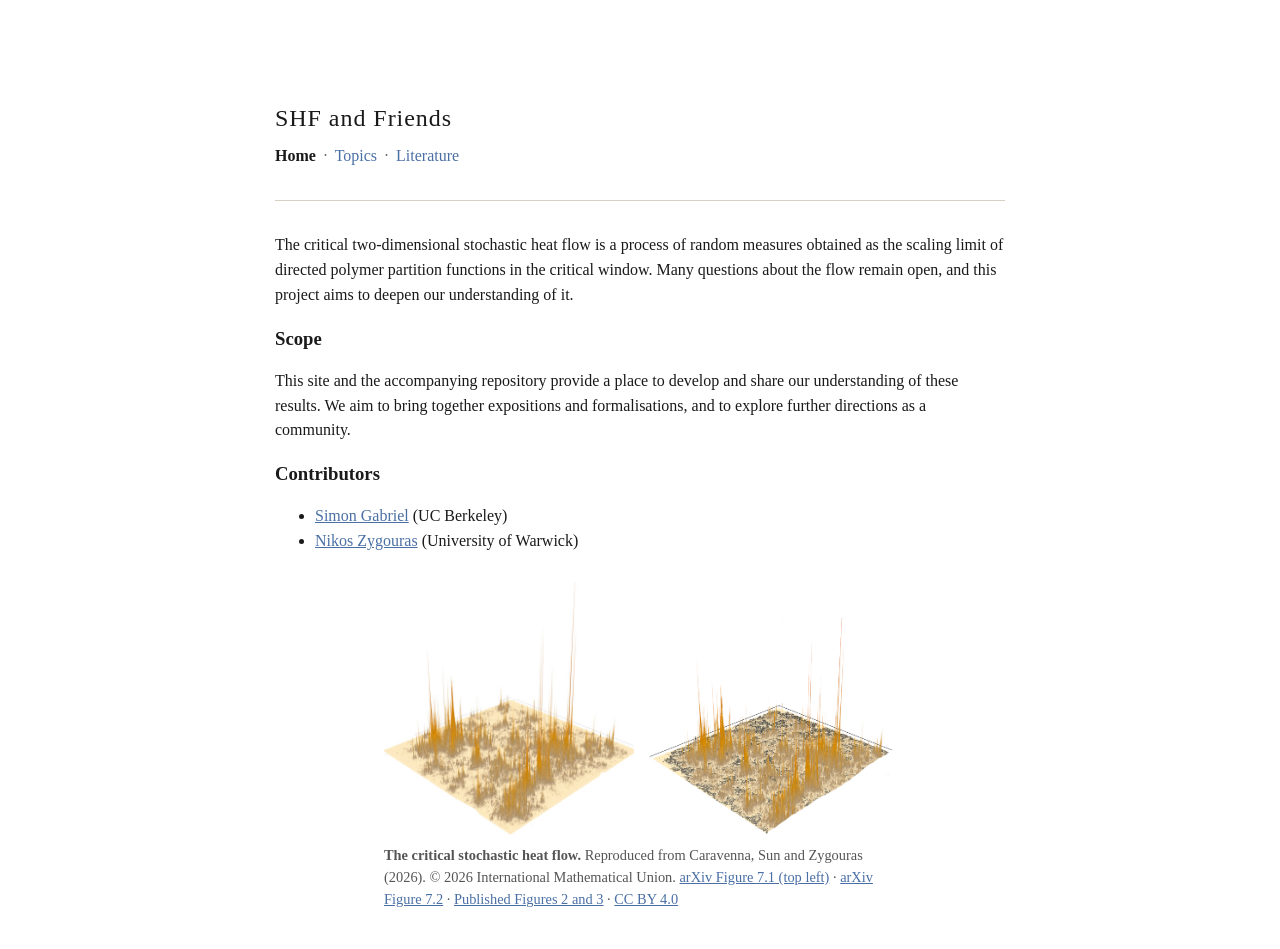
<file: index.html>
<!doctype html>
<html lang="en">
<head>
  <meta charset="utf-8">
  <meta name="viewport" content="width=device-width, initial-scale=1">
  <meta name="description" content="A research site on the critical two-dimensional stochastic heat flow and the questions that remain open.">
  <title>Home · SHF and Friends</title>
  <link rel="stylesheet" href="assets/style.css?v=scope-figures">
</head>
<body>
  <div class="container">
    <header>
      <h1>SHF and Friends</h1>
      <nav class="menu" aria-label="Main">
        <a href="./" aria-current="page">Home</a>
        <span class="sep" aria-hidden="true">·</span>
        <a href="topics/">Topics</a>
        <span class="sep" aria-hidden="true">·</span>
        <a href="literature/">Literature</a>
      </nav>
    </header>

    <hr>

    <main>
      <p>
        The critical two-dimensional stochastic heat flow is a process of
        random measures obtained as the scaling limit of directed polymer
        partition functions in the critical window. Many questions about the
        flow remain open, and this project aims to deepen our understanding of it.
      </p>

      <h2>Scope</h2>
      <p>
        This site and the accompanying repository provide a place to develop
        and share our understanding of these results. We aim to bring together
        expositions and formalisations, and to explore further directions as a
        community.
      </p>

      <h2>Contributors</h2>
      <ul>
        <li><a href="https://gabriel-maths.github.io/">Simon Gabriel</a> (UC Berkeley)</li>
        <li><a href="https://warwick.ac.uk/fac/sci/maths/people/staff/zygouras/">Nikos Zygouras</a> (University of Warwick)</li>
      </ul>

      <figure class="overview-figure">
        <div class="overview-panels">
          <img src="assets/shf-zoom-1.jpg" width="1028" height="1044" loading="lazy"
               alt="Simulated surface with many narrow peaks above a low background.">
          <img src="assets/shf-contours.png" width="1162" height="1018" loading="lazy"
               alt="Simulated surface with black contours tracing low levels between tall peaks.">
        </div>
        <figcaption>
          <strong>The critical stochastic heat flow.</strong>
          Reproduced from Caravenna, Sun and Zygouras (2026).
          © 2026 International Mathematical Union.
          <a href="https://arxiv.org/html/2511.08479v2#S7.F1">arXiv Figure 7.1 (top left)</a>
          · <a href="https://arxiv.org/html/2511.08479v2#S7.F2">arXiv Figure 7.2</a>
          · <a href="https://epubs.siam.org/doi/10.1137/25M181129X">Published Figures 2 and 3</a>
          · <a href="https://creativecommons.org/licenses/by/4.0/">CC BY 4.0</a>
        </figcaption>
      </figure>
    </main>
  </div>
</body>
</html>
</file>
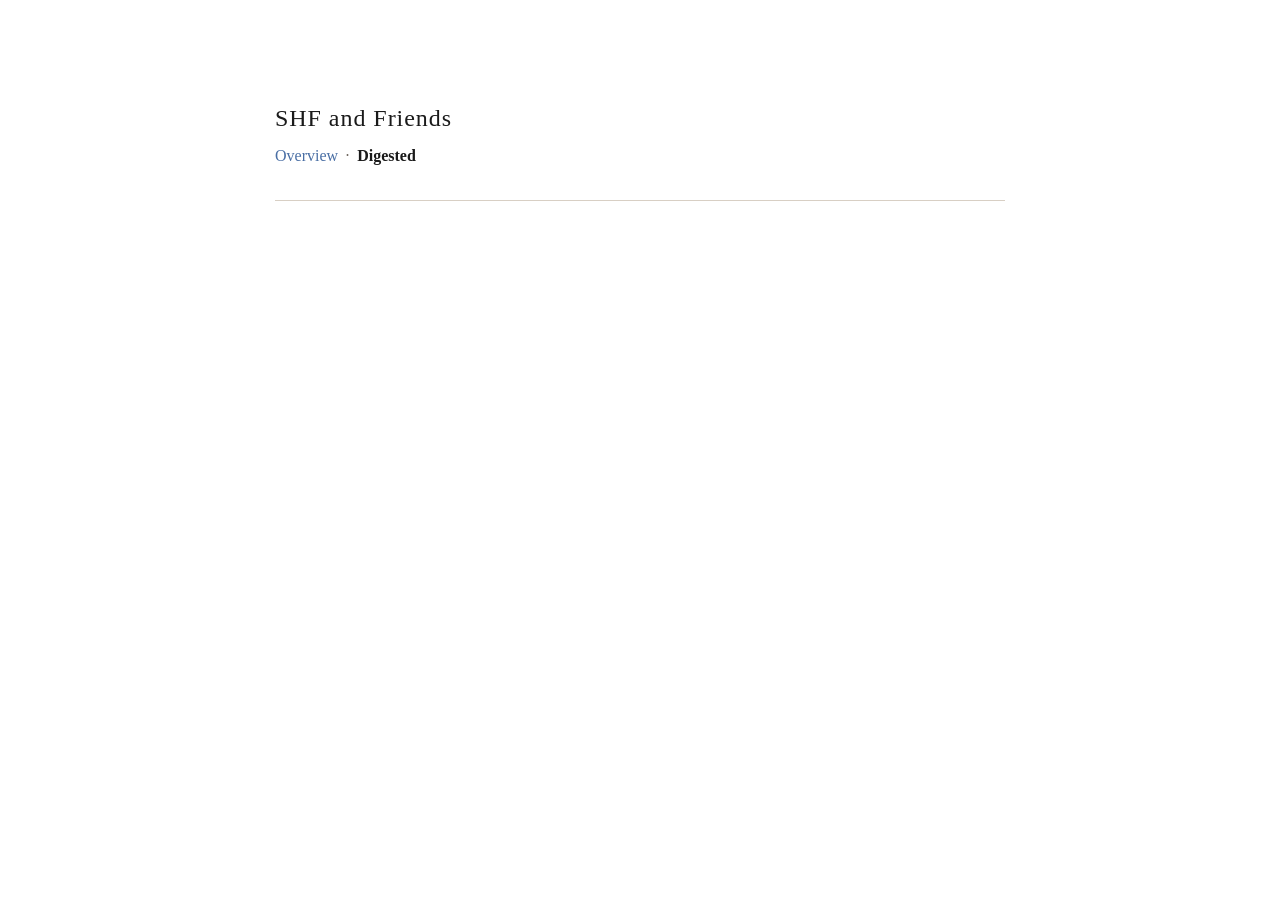
<file: digested/index.html>
<!doctype html>
<html lang="en">
<head>
  <meta charset="utf-8">
  <meta name="viewport" content="width=device-width, initial-scale=1">
  <title>Digested · SHF and Friends</title>
  <link rel="stylesheet" href="../assets/style.css">
</head>
<body>
  <div class="container">
    <header>
      <h1>SHF and Friends</h1>
      <nav class="menu" aria-label="Main">
        <a href="../">Overview</a>
        <span class="sep" aria-hidden="true">·</span>
        <a href="./" aria-current="page">Digested</a>
      </nav>
    </header>

    <hr>
  </div>
</body>
</html>
</file>
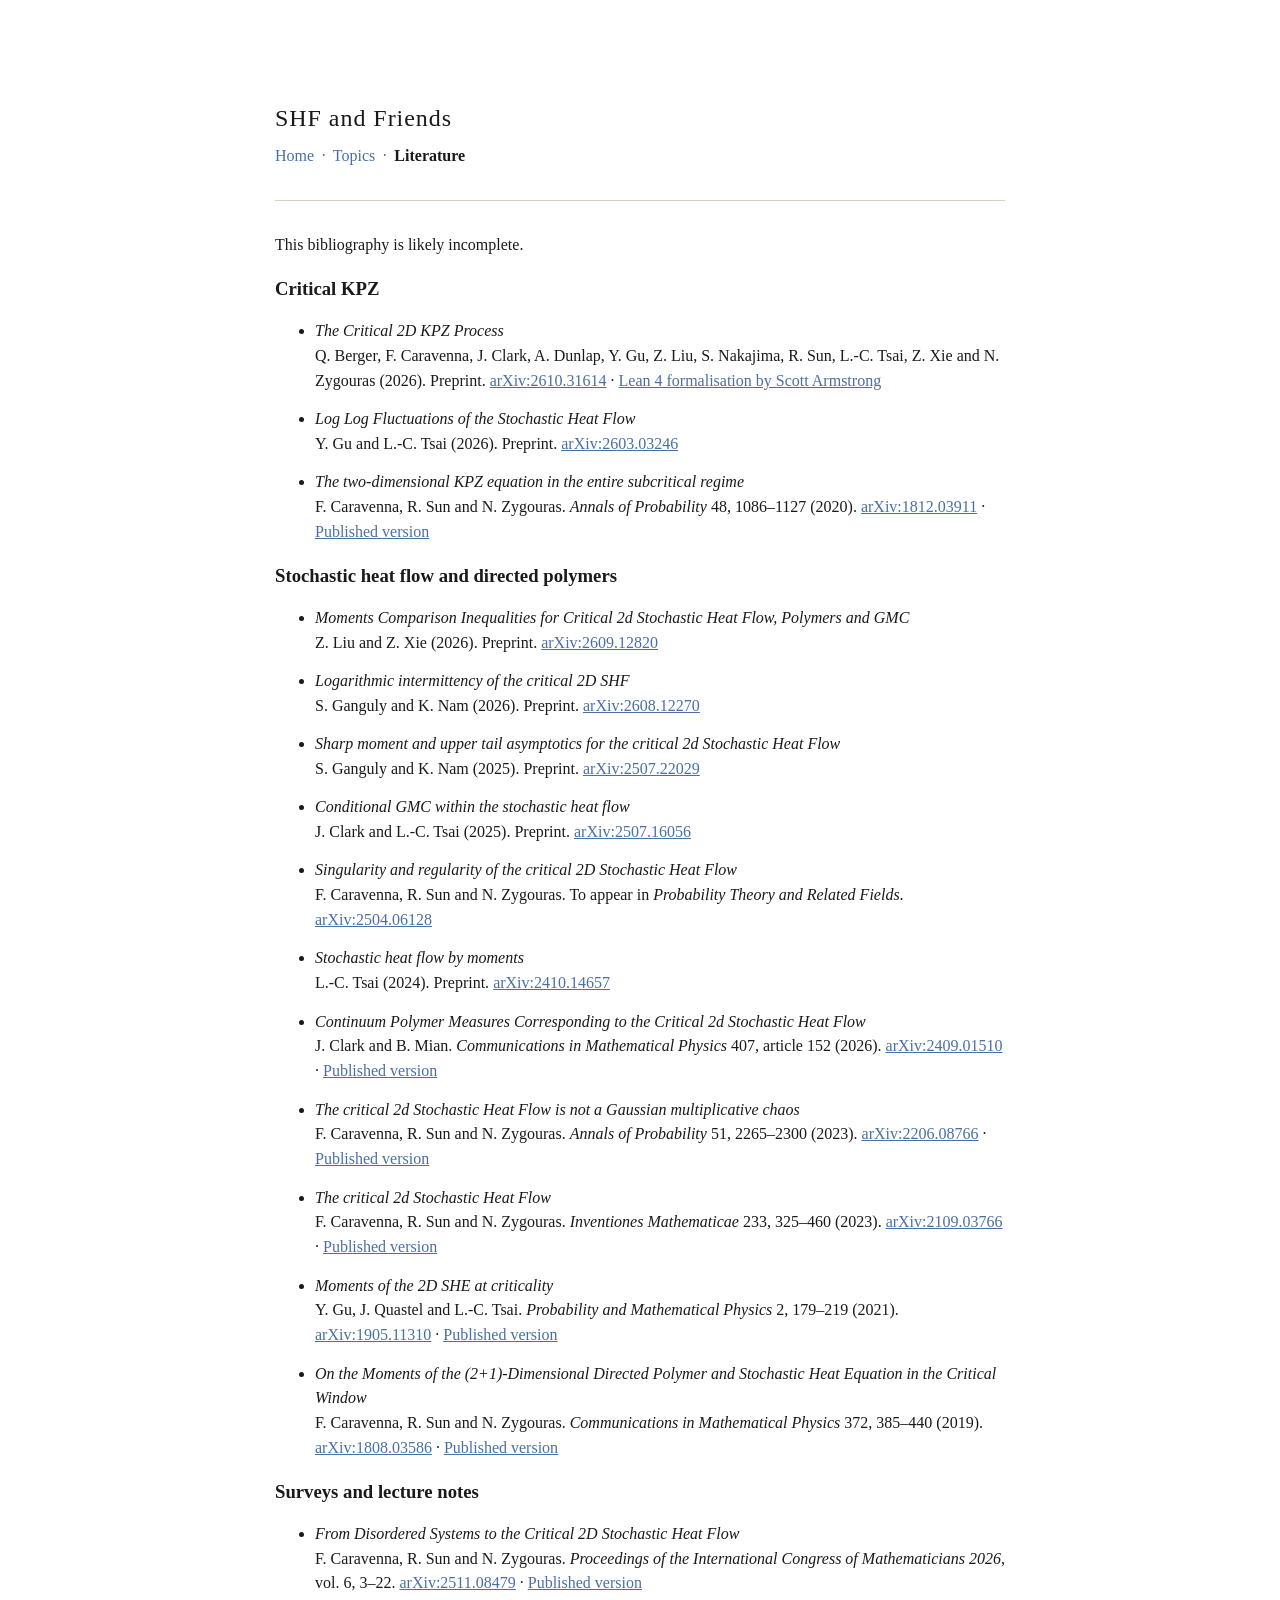
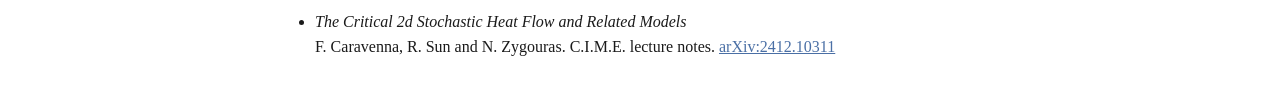
<file: literature/index.html>
<!doctype html>
<html lang="en">
<head>
  <meta charset="utf-8">
  <meta name="viewport" content="width=device-width, initial-scale=1">
  <meta name="description" content="Selected literature on the critical two-dimensional stochastic heat flow, directed polymers and critical KPZ.">
  <title>Literature · SHF and Friends</title>
  <link rel="stylesheet" href="../assets/style.css">
</head>
<body>
  <div class="container">
    <header>
      <h1>SHF and Friends</h1>
      <nav class="menu" aria-label="Main">
        <a href="../">Home</a>
        <span class="sep" aria-hidden="true">·</span>
        <a href="../topics/">Topics</a>
        <span class="sep" aria-hidden="true">·</span>
        <a href="./" aria-current="page">Literature</a>
      </nav>
    </header>

    <hr>

    <main>
      <p>This bibliography is likely incomplete.</p>

      <h2>Critical KPZ</h2>
      <ul class="references">
        <li>
          <cite>The Critical 2D KPZ Process</cite><br>
          Q. Berger, F. Caravenna, J. Clark, A. Dunlap, Y. Gu, Z. Liu, S. Nakajima,
          R. Sun, L.-C. Tsai, Z. Xie and N. Zygouras (2026). Preprint.
          <a href="https://arxiv.org/abs/2610.31614">arXiv:2610.31614</a>
          · <a href="https://github.com/scottnarmstrong/Critical2DKPZ">Lean 4 formalisation by Scott Armstrong</a>
        </li>
        <li>
          <cite>Log Log Fluctuations of the Stochastic Heat Flow</cite><br>
          Y. Gu and L.-C. Tsai (2026). Preprint.
          <a href="https://arxiv.org/abs/2603.03246">arXiv:2603.03246</a>
        </li>
        <li>
          <cite>The two-dimensional KPZ equation in the entire subcritical regime</cite><br>
          F. Caravenna, R. Sun and N. Zygouras. <em>Annals of Probability</em> 48, 1086–1127 (2020).
          <a href="https://arxiv.org/abs/1812.03911">arXiv:1812.03911</a>
          · <a href="https://doi.org/10.1214/19-AOP1383">Published version</a>
        </li>
      </ul>

      <h2>Stochastic heat flow and directed polymers</h2>
      <ul class="references">
        <li>
          <cite>Moments Comparison Inequalities for Critical 2d Stochastic Heat Flow, Polymers and GMC</cite><br>
          Z. Liu and Z. Xie (2026). Preprint.
          <a href="https://arxiv.org/abs/2609.12820">arXiv:2609.12820</a>
        </li>
        <li>
          <cite>Logarithmic intermittency of the critical 2D SHF</cite><br>
          S. Ganguly and K. Nam (2026). Preprint.
          <a href="https://arxiv.org/abs/2608.12270">arXiv:2608.12270</a>
        </li>
        <li>
          <cite>Sharp moment and upper tail asymptotics for the critical 2d Stochastic Heat Flow</cite><br>
          S. Ganguly and K. Nam (2025). Preprint.
          <a href="https://arxiv.org/abs/2507.22029">arXiv:2507.22029</a>
        </li>
        <li>
          <cite>Conditional GMC within the stochastic heat flow</cite><br>
          J. Clark and L.-C. Tsai (2025). Preprint.
          <a href="https://arxiv.org/abs/2507.16056">arXiv:2507.16056</a>
        </li>
        <li>
          <cite>Singularity and regularity of the critical 2D Stochastic Heat Flow</cite><br>
          F. Caravenna, R. Sun and N. Zygouras. To appear in <em>Probability Theory and Related Fields</em>.
          <a href="https://arxiv.org/abs/2504.06128">arXiv:2504.06128</a>
        </li>
        <li>
          <cite>Stochastic heat flow by moments</cite><br>
          L.-C. Tsai (2024). Preprint.
          <a href="https://arxiv.org/abs/2410.14657">arXiv:2410.14657</a>
        </li>
        <li>
          <cite>Continuum Polymer Measures Corresponding to the Critical 2d Stochastic Heat Flow</cite><br>
          J. Clark and B. Mian. <em>Communications in Mathematical Physics</em> 407, article 152 (2026).
          <a href="https://arxiv.org/abs/2409.01510">arXiv:2409.01510</a>
          · <a href="https://doi.org/10.1007/s00220-026-05677-3">Published version</a>
        </li>
        <li>
          <cite>The critical 2d Stochastic Heat Flow is not a Gaussian multiplicative chaos</cite><br>
          F. Caravenna, R. Sun and N. Zygouras. <em>Annals of Probability</em> 51, 2265–2300 (2023).
          <a href="https://arxiv.org/abs/2206.08766">arXiv:2206.08766</a>
          · <a href="https://doi.org/10.1214/23-AOP1648">Published version</a>
        </li>
        <li>
          <cite>The critical 2d Stochastic Heat Flow</cite><br>
          F. Caravenna, R. Sun and N. Zygouras. <em>Inventiones Mathematicae</em> 233, 325–460 (2023).
          <a href="https://arxiv.org/abs/2109.03766">arXiv:2109.03766</a>
          · <a href="https://doi.org/10.1007/s00222-023-01184-7">Published version</a>
        </li>
        <li>
          <cite>Moments of the 2D SHE at criticality</cite><br>
          Y. Gu, J. Quastel and L.-C. Tsai. <em>Probability and Mathematical Physics</em> 2, 179–219 (2021).
          <a href="https://arxiv.org/abs/1905.11310">arXiv:1905.11310</a>
          · <a href="https://doi.org/10.2140/pmp.2021.2.179">Published version</a>
        </li>
        <li>
          <cite>On the Moments of the (2+1)-Dimensional Directed Polymer and Stochastic Heat Equation in the Critical Window</cite><br>
          F. Caravenna, R. Sun and N. Zygouras. <em>Communications in Mathematical Physics</em> 372, 385–440 (2019).
          <a href="https://arxiv.org/abs/1808.03586">arXiv:1808.03586</a>
          · <a href="https://doi.org/10.1007/s00220-019-03527-z">Published version</a>
        </li>
      </ul>

      <h2>Surveys and lecture notes</h2>
      <ul class="references">
        <li>
          <cite>From Disordered Systems to the Critical 2D Stochastic Heat Flow</cite><br>
          F. Caravenna, R. Sun and N. Zygouras. <em>Proceedings of the International Congress of Mathematicians 2026</em>, vol. 6, 3–22.
          <a href="https://arxiv.org/abs/2511.08479">arXiv:2511.08479</a>
          · <a href="https://epubs.siam.org/doi/10.1137/25M181129X">Published version</a>
        </li>
        <li>
          <cite>The Critical 2d Stochastic Heat Flow and Related Models</cite><br>
          F. Caravenna, R. Sun and N. Zygouras. C.I.M.E. lecture notes.
          <a href="https://arxiv.org/abs/2412.10311">arXiv:2412.10311</a>
        </li>
      </ul>
    </main>
  </div>
</body>
</html>
</file>
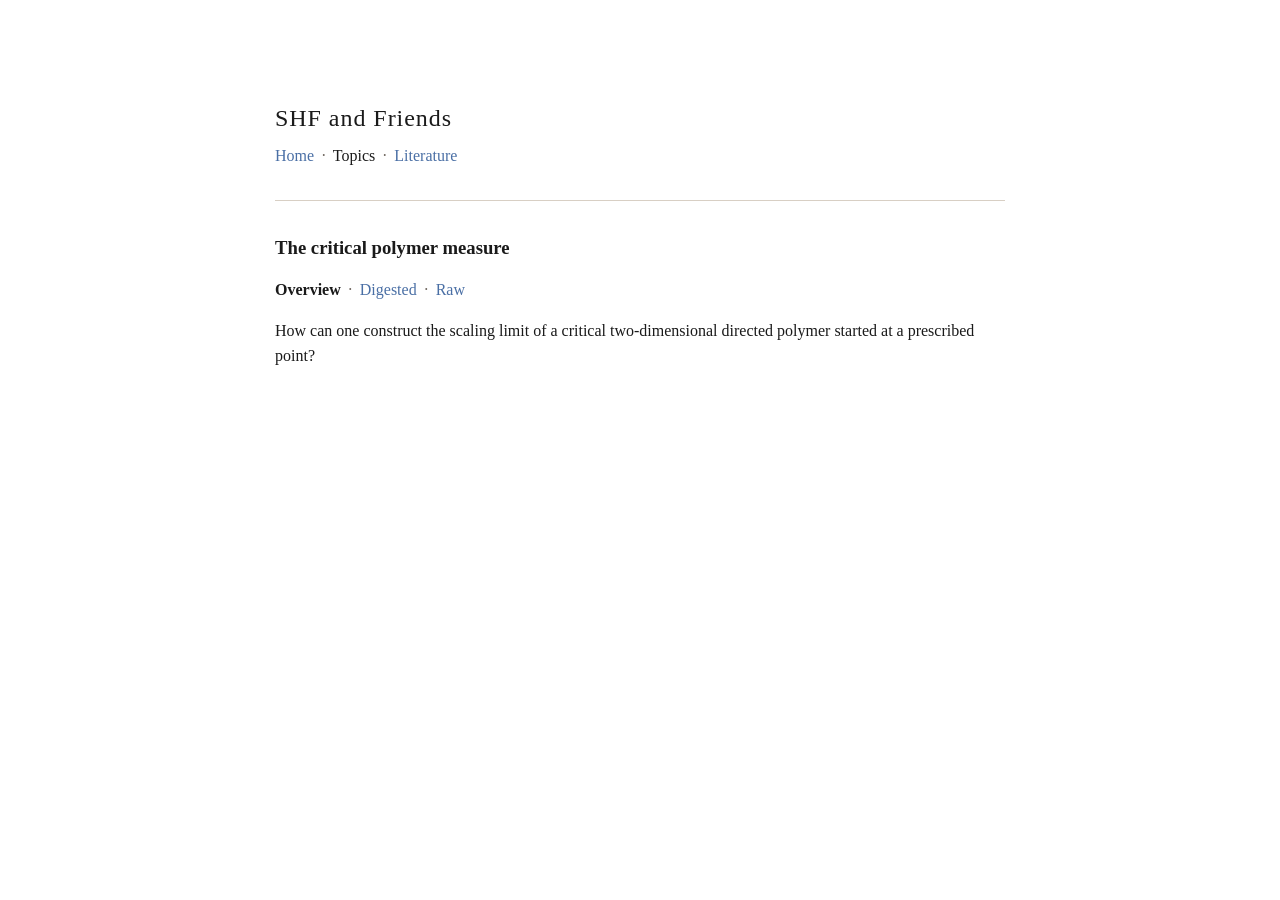
<file: topics/point-start-polymer/index.html>
<!doctype html>
<html lang="en">
<head>
  <meta charset="utf-8">
  <meta name="viewport" content="width=device-width, initial-scale=1">
  <title>The critical polymer measure · SHF and Friends</title>
  <link rel="stylesheet" href="../../assets/style.css">
</head>
<body>
  <div class="container">
    <header>
      <h1>SHF and Friends</h1>
      <nav class="menu" aria-label="Main">
        <a href="../../">Home</a>
        <span class="sep" aria-hidden="true">·</span>
        <a href="../../topics/" aria-current="location">Topics</a>
        <span class="sep" aria-hidden="true">·</span>
        <a href="../../literature/">Literature</a>
      </nav>
    </header>

    <hr>

    <main>
      <h2>The critical polymer measure</h2>
      <nav class="menu" aria-label="Topic">
        <a href="./" aria-current="page">Overview</a>
        <span class="sep" aria-hidden="true">·</span>
        <a href="digested/">Digested</a>
        <span class="sep" aria-hidden="true">·</span>
        <a href="raw/">Raw</a>
      </nav>
      <p>
        How can one construct the scaling limit of a critical two-dimensional
        directed polymer started at a prescribed point?
      </p>
    </main>
  </div>
</body>
</html>
</file>
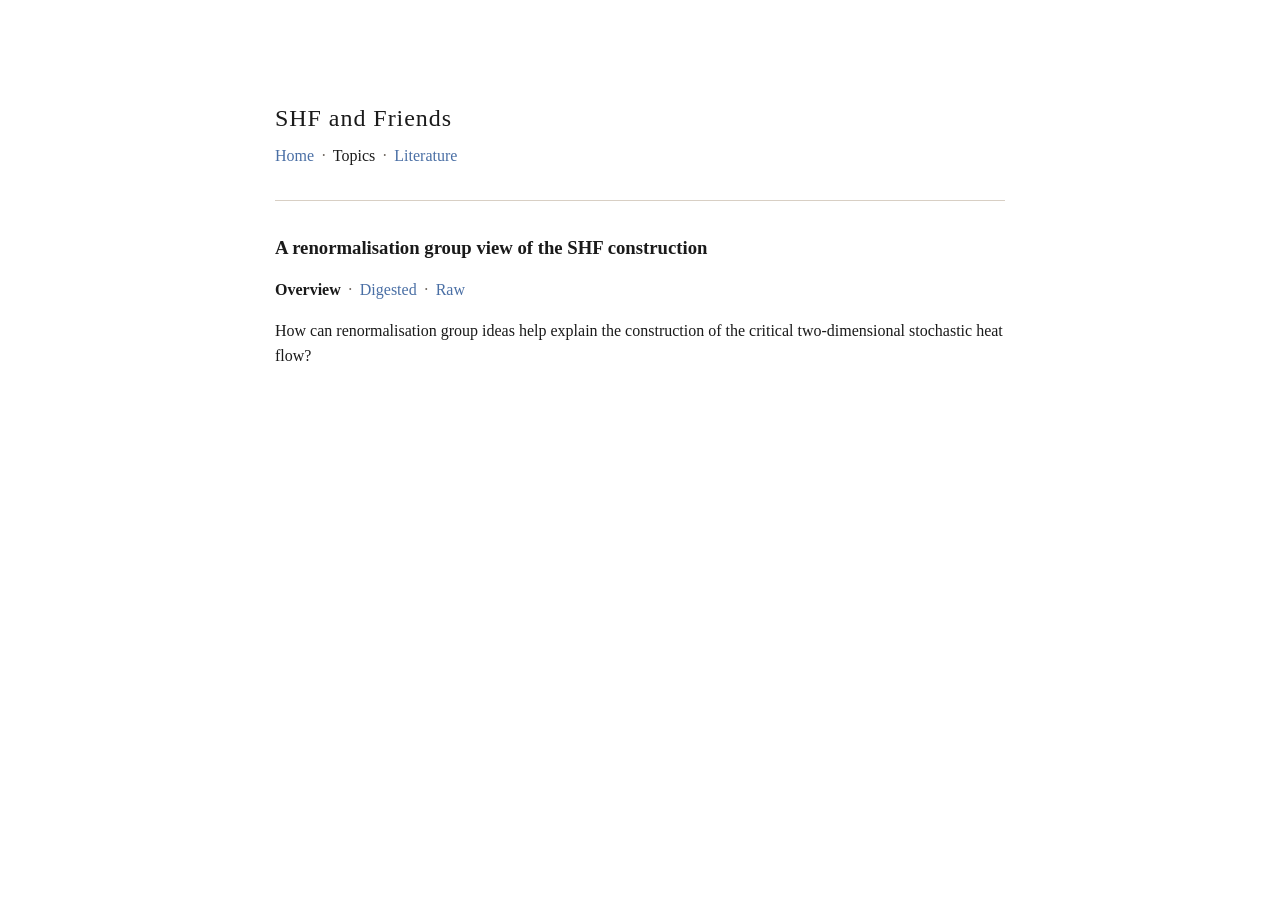
<file: topics/shf-renormalisation/index.html>
<!doctype html>
<html lang="en">
<head>
  <meta charset="utf-8">
  <meta name="viewport" content="width=device-width, initial-scale=1">
  <title>A renormalisation group view of the SHF construction · SHF and Friends</title>
  <link rel="stylesheet" href="../../assets/style.css">
</head>
<body>
  <div class="container">
    <header>
      <h1>SHF and Friends</h1>
      <nav class="menu" aria-label="Main">
        <a href="../../">Home</a>
        <span class="sep" aria-hidden="true">·</span>
        <a href="../../topics/" aria-current="location">Topics</a>
        <span class="sep" aria-hidden="true">·</span>
        <a href="../../literature/">Literature</a>
      </nav>
    </header>

    <hr>

    <main>
      <h2>A renormalisation group view of the SHF construction</h2>
      <nav class="menu" aria-label="Topic">
        <a href="./" aria-current="page">Overview</a>
        <span class="sep" aria-hidden="true">·</span>
        <a href="digested/">Digested</a>
        <span class="sep" aria-hidden="true">·</span>
        <a href="raw/">Raw</a>
      </nav>
      <p>
        How can renormalisation group ideas help explain the construction of
        the critical two-dimensional stochastic heat flow?
      </p>
    </main>
  </div>
</body>
</html>
</file>
<file: assets/style.css>
body {
  margin: 0;
  background: #fff;
  color: #1a1a1a;
  font: 1rem / 1.55 Georgia, "Times New Roman", Times, serif;
}

.container {
  max-width: 730px;
  margin: 100px auto 38px;
  padding: 0 24px;
}

h1 {
  margin: 0;
  font-size: 1.5rem;
  font-weight: normal;
  letter-spacing: 0.04em;
}

h2 {
  font-size: 1.17rem;
}

h3 {
  font-size: 1rem;
}

a {
  color: #4a6fa5;
}

.menu {
  margin-top: 0.4em;
}

.menu a {
  text-decoration: none;
}

.menu a:hover {
  text-decoration: underline;
}

.menu [aria-current] {
  color: #1a1a1a;
}

.menu [aria-current="page"] {
  font-weight: bold;
}

.menu .sep {
  margin: 0 0.22em;
  color: #6b625a;
}

a:focus-visible {
  outline: 2px solid #4a6fa5;
  outline-offset: 3px;
}

.overview-figure {
  max-width: 32rem;
  margin: 1.75rem auto;
}

.overview-figure img {
  display: block;
  max-width: 100%;
  height: auto;
}

.overview-panels {
  display: grid;
  grid-template-columns: repeat(2, minmax(0, 1fr));
  gap: 0.75rem;
  align-items: end;
}

.overview-figure figcaption {
  margin-top: 0.5rem;
  color: #555;
  font-size: 0.9rem;
}

.references li + li {
  margin-top: 0.85em;
}

.tumbleweed summary {
  cursor: pointer;
}

.tumbleweed img {
  display: block;
  max-width: 100%;
  height: auto;
  margin: 1rem auto 0;
}

@media (prefers-reduced-motion: reduce) {
  .tumbleweed img {
    display: none;
  }
}

hr {
  margin: 2em 0;
  border: 0;
  border-top: 1px solid #d8cfc4;
}

@media (max-width: 700px) {
  .container {
    margin-top: 38px;
    padding: 0 16px;
  }

  hr {
    margin: 1.5em 0;
  }
}
</file>
